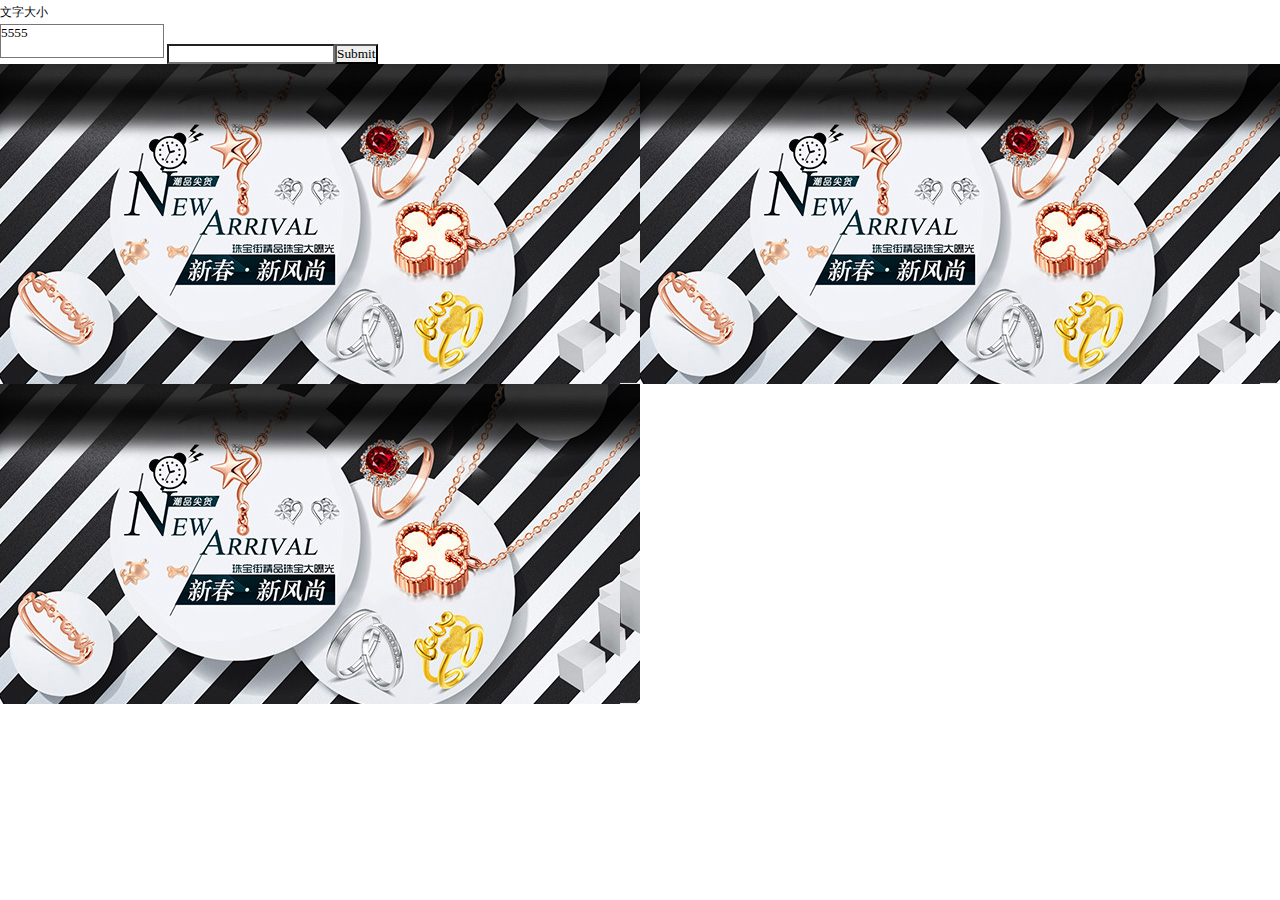
<file: 单位.html>
<!doctype html>
<html>
<head>
<meta charset="utf-8">
<title>无标题文档</title>
<style type="text/css">
*{
	margin:0;
	padding:0;
	font-family:"微软雅黑";
	}
html{ font-size:50px; /*表示1rem=10px*/    /*font-size:100px;*/}
body{ font-size:12px;}
p{ line-height:2;}
input,textarea{ resize:none;/*调整尺寸*/  outline:none;/*清除表单默认的蓝色边框效果*/ -webkit-appearance:none;}
img{ /*display:block;*/ float:left;}
</style>
</head>

<body>
<p>文字大小</p>

<textarea>5555</textarea>
<input type="text"><input type="submit"><br>

<img src="images/banner2.jpg">
<img src="images/banner2.jpg">
<img src="images/banner2.jpg">
</body>
</html>
</file>
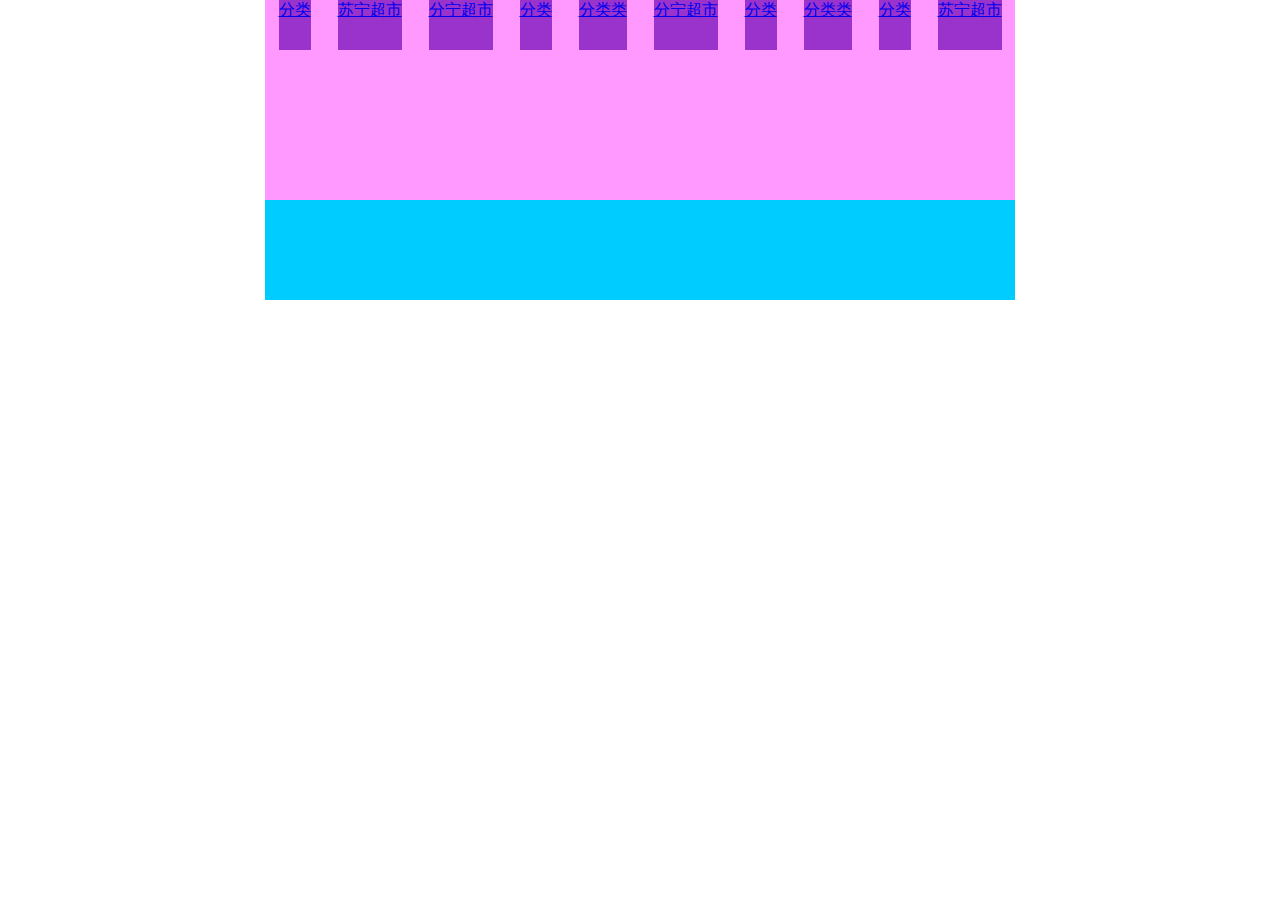
<file: 弹性布局.html>
<!doctype html>
<html>
<head>
<meta name="viewport" content="width=device-width, initial-scale=1.0, maximum-scale=1.0, minimum-scale=1.0, user-scalable=no"  >
<meta charset="utf-8">
<title>无标题文档</title>
<style type="text/css">
*{ margin:0; padding:0;}
ul{ list-style:none;}
.box{ max-width:750px; min-width:320px; height:300px; background:rgba(0,204,255,1); margin:0 auto;}
.box ul{ width:100%; height:200px; background:rgba(255,153,255,1); display:flex;/*设置为一个弹性盒子：设置在父级*/ flex-wrap:nowrap; justify-content:space-around;}
.box ul li{ height:50px; background:rgba(153,51,204,1); }
</style>
</head>

<body>
<div class="box">
	<ul>
    	<li><a href="#">分类</a></li>
        <li><a href="#">苏宁超市</a></li>
        <li><a href="#">分宁超市</a></li>
        <li><a href="#">分类</a></li>
        <li><a href="#">分类类</a></li>
        <li><a href="#">分宁超市</a></li>
        <li><a href="#">分类</a></li>
         <li><a href="#">分类类</a></li>
    <li><a href="#">分类</a></li>
        <li><a href="#">苏宁超市</a></li>
     <!--      <li><a href="#">分宁超市</a></li>
        <li><a href="#">分类</a></li>
        <li><a href="#">分类类</a></li>
        <li><a href="#">分宁超市</a></li>
        <li><a href="#">分类</a></li>
        <li><a href="#">分类类</a></li>
        <li><a href="#">分类</a></li>
        <li><a href="#">苏宁超市</a></li>
        <li><a href="#">分宁超市</a></li>
        <li><a href="#">分类</a></li>
        <li><a href="#">分类类</a></li>
    -->
    </ul>

</div>
</body>
</html>
</file>
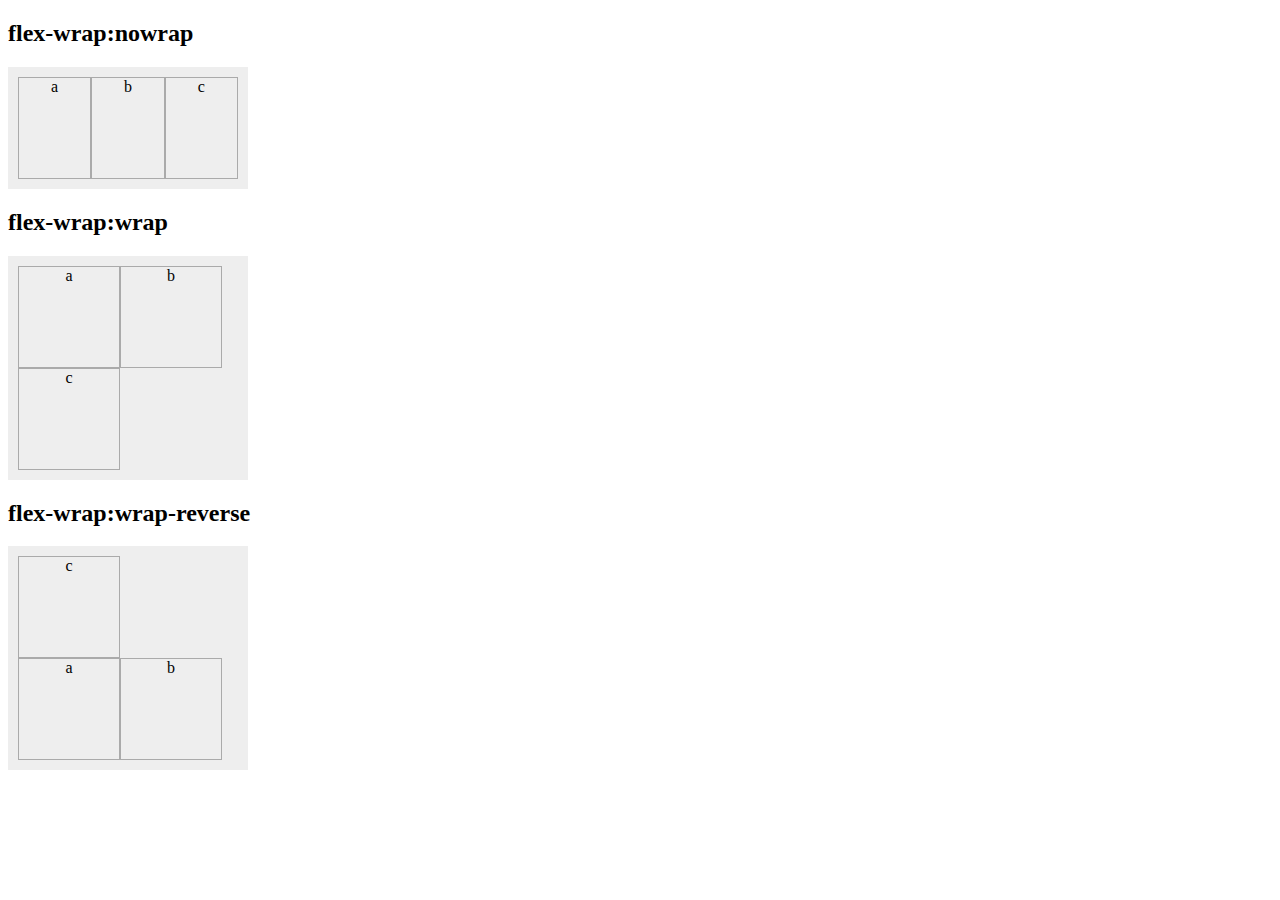
<file: 弹性布局2.html>
<!doctype html>
<html>
<head>
<meta charset="utf-8">
<title>无标题文档</title>
<style>
h1{font:bold 20px/1.5 georgia,simsun,sans-serif;}
.box{
	display:-webkit-flex;
	display:flex;
	width:220px;margin:0;padding:10px;list-style:none;background-color:#eee;}
	
.box li{width:100px;height:100px;border:1px solid #aaa;text-align:center;}

#box{
	-webkit-flex-wrap:nowrap;
	flex-wrap:nowrap;
}
#box2{
	-webkit-flex-wrap:wrap;
	flex-wrap:wrap;
}
#box3{
	-webkit-flex-wrap:wrap-reverse;
	flex-wrap:wrap-reverse;
}
</style>
</head>

<body>
<h2>flex-wrap:nowrap</h2>
<ul id="box" class="box">
	<li>a</li>
	<li>b</li>
	<li>c</li>
</ul>
<h2>flex-wrap:wrap</h2>
<ul id="box2" class="box">
	<li>a</li>
	<li>b</li>
	<li>c</li>
</ul>
<h2>flex-wrap:wrap-reverse</h2>
<ul id="box3" class="box">
	<li>a</li>
	<li>b</li>
	<li>c</li>
</ul>
</body>
</html>
</file>
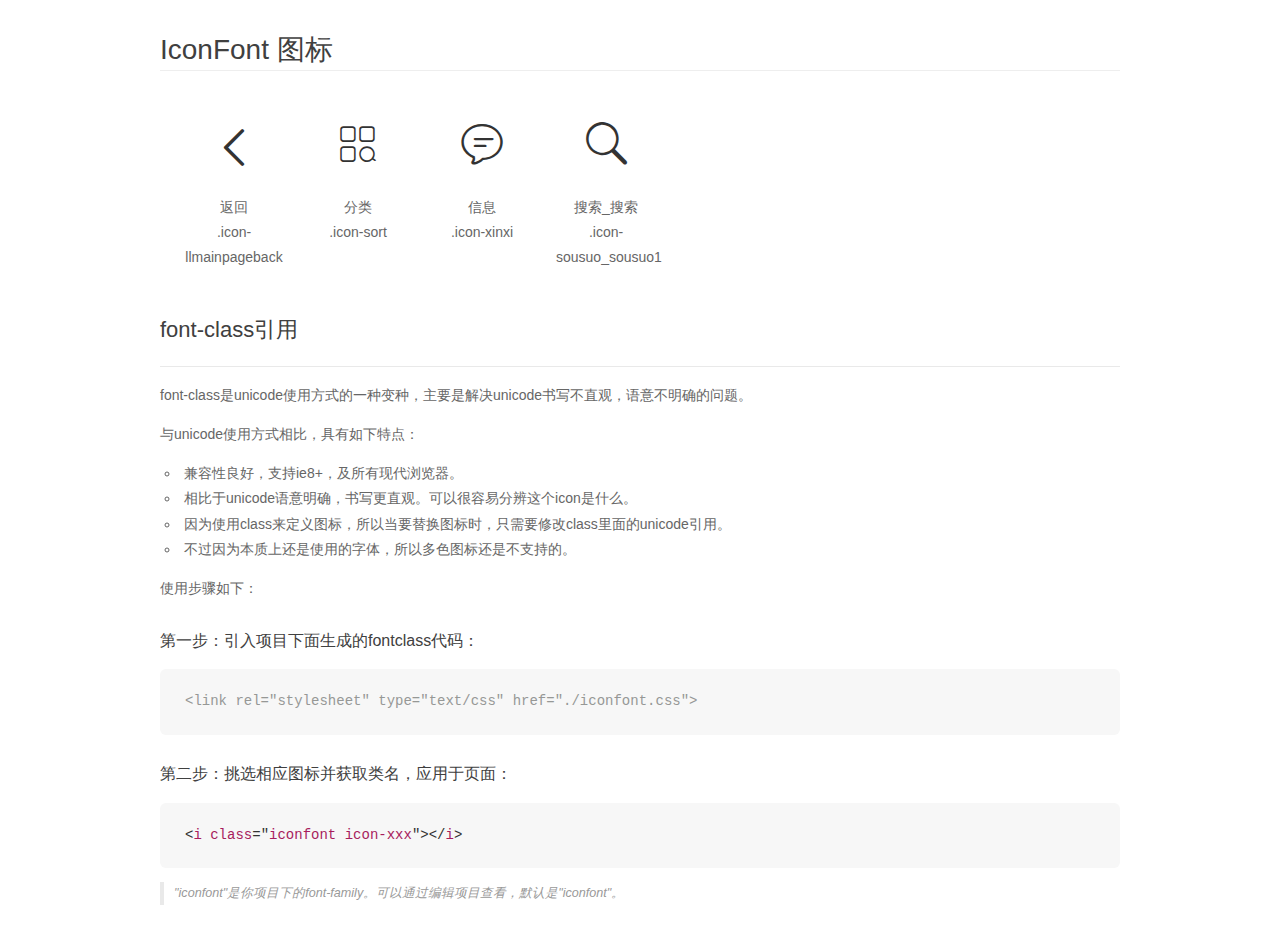
<file: font_ic9it2z9edx11yvi/demo_fontclass.html>
<!DOCTYPE html>
<html>
<head>
    <meta charset="utf-8"/>
    <title>IconFont</title>
    <link rel="stylesheet" href="demo.css">
    <link rel="stylesheet" href="iconfont.css">
</head>
<body>
    <div class="main markdown">
        <h1>IconFont 图标</h1>
        <ul class="icon_lists clear">
            
                <li>
                <i class="icon iconfont icon-llmainpageback"></i>
                    <div class="name">返回</div>
                    <div class="fontclass">.icon-llmainpageback</div>
                </li>
            
                <li>
                <i class="icon iconfont icon-sort"></i>
                    <div class="name">分类</div>
                    <div class="fontclass">.icon-sort</div>
                </li>
            
                <li>
                <i class="icon iconfont icon-xinxi"></i>
                    <div class="name">信息</div>
                    <div class="fontclass">.icon-xinxi</div>
                </li>
            
                <li>
                <i class="icon iconfont icon-sousuo_sousuo1"></i>
                    <div class="name">搜索_搜索</div>
                    <div class="fontclass">.icon-sousuo_sousuo1</div>
                </li>
            
        </ul>

        <h2 id="font-class-">font-class引用</h2>
        <hr>

        <p>font-class是unicode使用方式的一种变种，主要是解决unicode书写不直观，语意不明确的问题。</p>
        <p>与unicode使用方式相比，具有如下特点：</p>
        <ul>
        <li>兼容性良好，支持ie8+，及所有现代浏览器。</li>
        <li>相比于unicode语意明确，书写更直观。可以很容易分辨这个icon是什么。</li>
        <li>因为使用class来定义图标，所以当要替换图标时，只需要修改class里面的unicode引用。</li>
        <li>不过因为本质上还是使用的字体，所以多色图标还是不支持的。</li>
        </ul>
        <p>使用步骤如下：</p>
        <h3 id="-fontclass-">第一步：引入项目下面生成的fontclass代码：</h3>


        <pre><code class="lang-js hljs javascript"><span class="hljs-comment">&lt;link rel="stylesheet" type="text/css" href="./iconfont.css"&gt;</span></code></pre>
        <h3 id="-">第二步：挑选相应图标并获取类名，应用于页面：</h3>
        <pre><code class="lang-css hljs">&lt;<span class="hljs-selector-tag">i</span> <span class="hljs-selector-tag">class</span>="<span class="hljs-selector-tag">iconfont</span> <span class="hljs-selector-tag">icon-xxx</span>"&gt;&lt;/<span class="hljs-selector-tag">i</span>&gt;</code></pre>
        <blockquote>
        <p>"iconfont"是你项目下的font-family。可以通过编辑项目查看，默认是"iconfont"。</p>
        </blockquote>
    </div>
</body>
</html>
</file>
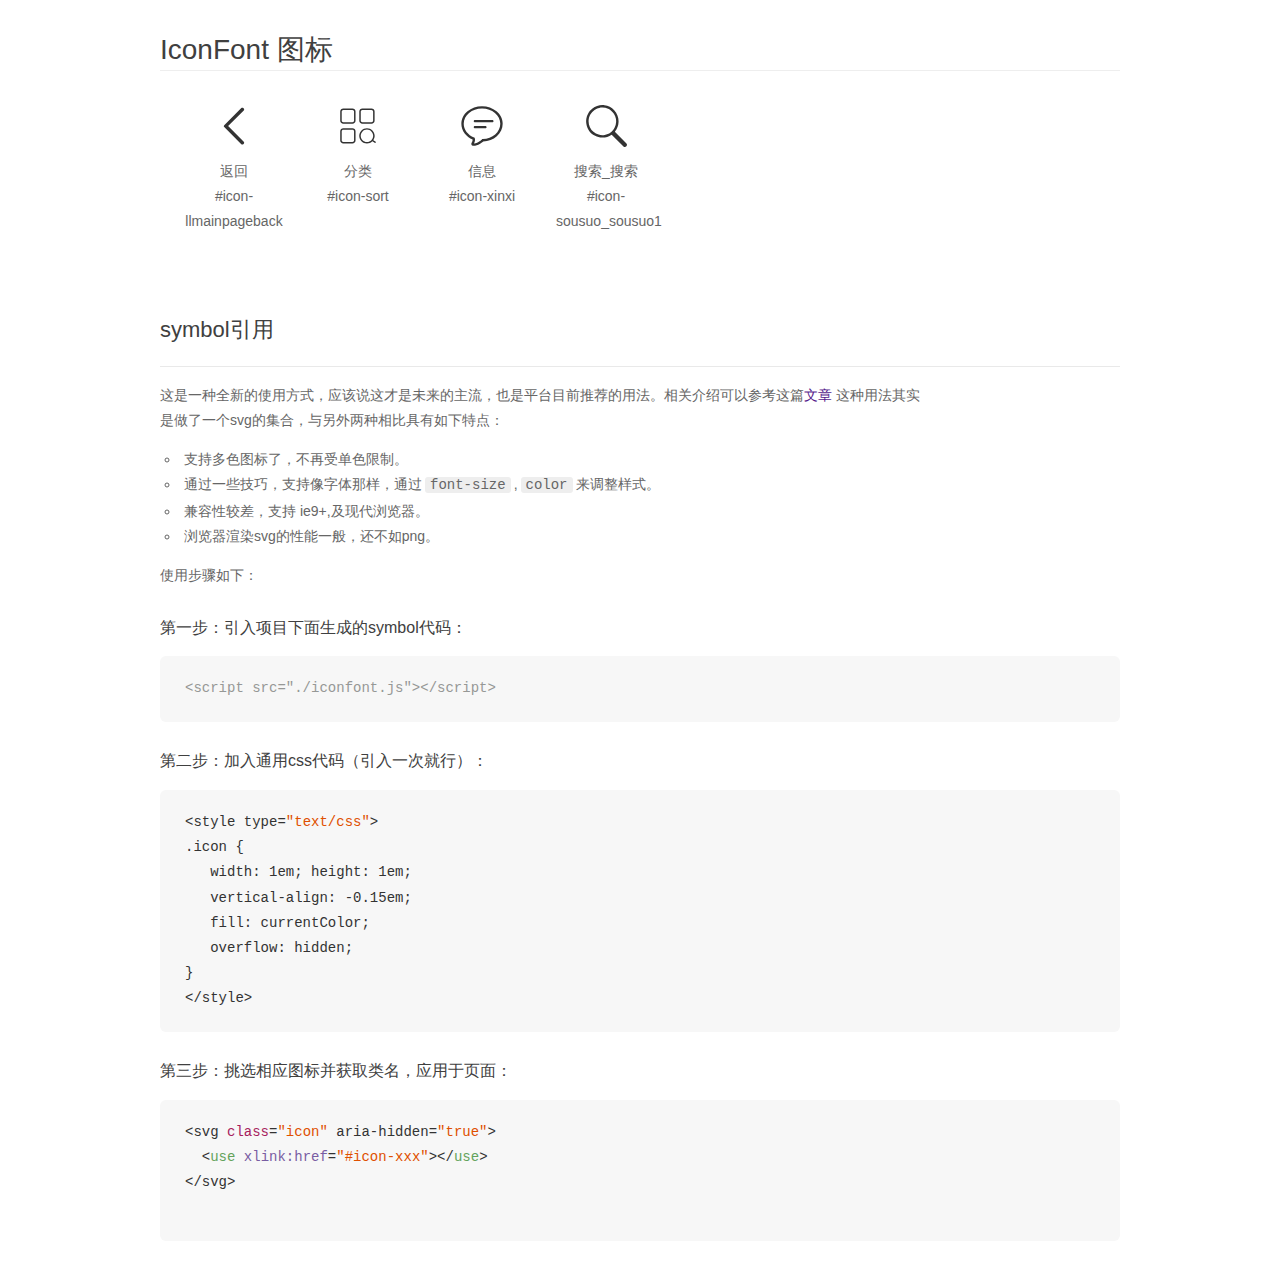
<file: font_ic9it2z9edx11yvi/demo_symbol.html>
<!DOCTYPE html>
<html>
<head>
    <meta charset="utf-8"/>
    <title>IconFont</title>
    <link rel="stylesheet" href="demo.css">
    <script src="iconfont.js"></script>

    <style type="text/css">
        .icon {
          /* 通过设置 font-size 来改变图标大小 */
          width: 1em; height: 1em;
          /* 图标和文字相邻时，垂直对齐 */
          vertical-align: -0.15em;
          /* 通过设置 color 来改变 SVG 的颜色/fill */
          fill: currentColor;
          /* path 和 stroke 溢出 viewBox 部分在 IE 下会显示
             normalize.css 中也包含这行 */
          overflow: hidden;
        }

    </style>
</head>
<body>
    <div class="main markdown">
        <h1>IconFont 图标</h1>
        <ul class="icon_lists clear">
            
                <li>
                    <svg class="icon" aria-hidden="true">
                        <use xlink:href="#icon-llmainpageback"></use>
                    </svg>
                    <div class="name">返回</div>
                    <div class="fontclass">#icon-llmainpageback</div>
                </li>
            
                <li>
                    <svg class="icon" aria-hidden="true">
                        <use xlink:href="#icon-sort"></use>
                    </svg>
                    <div class="name">分类</div>
                    <div class="fontclass">#icon-sort</div>
                </li>
            
                <li>
                    <svg class="icon" aria-hidden="true">
                        <use xlink:href="#icon-xinxi"></use>
                    </svg>
                    <div class="name">信息</div>
                    <div class="fontclass">#icon-xinxi</div>
                </li>
            
                <li>
                    <svg class="icon" aria-hidden="true">
                        <use xlink:href="#icon-sousuo_sousuo1"></use>
                    </svg>
                    <div class="name">搜索_搜索</div>
                    <div class="fontclass">#icon-sousuo_sousuo1</div>
                </li>
            
        </ul>


        <h2 id="symbol-">symbol引用</h2>
        <hr>

        <p>这是一种全新的使用方式，应该说这才是未来的主流，也是平台目前推荐的用法。相关介绍可以参考这篇<a href="">文章</a>
        这种用法其实是做了一个svg的集合，与另外两种相比具有如下特点：</p>
        <ul>
          <li>支持多色图标了，不再受单色限制。</li>
          <li>通过一些技巧，支持像字体那样，通过<code>font-size</code>,<code>color</code>来调整样式。</li>
          <li>兼容性较差，支持 ie9+,及现代浏览器。</li>
          <li>浏览器渲染svg的性能一般，还不如png。</li>
        </ul>
        <p>使用步骤如下：</p>
        <h3 id="-symbol-">第一步：引入项目下面生成的symbol代码：</h3>
        <pre><code class="lang-js hljs javascript"><span class="hljs-comment">&lt;script src="./iconfont.js"&gt;&lt;/script&gt;</span></code></pre>
        <h3 id="-css-">第二步：加入通用css代码（引入一次就行）：</h3>
        <pre><code class="lang-js hljs javascript">&lt;style type=<span class="hljs-string">"text/css"</span>&gt;
.icon {
   width: <span class="hljs-number">1</span>em; height: <span class="hljs-number">1</span>em;
   vertical-align: <span class="hljs-number">-0.15</span>em;
   fill: currentColor;
   overflow: hidden;
}
&lt;<span class="hljs-regexp">/style&gt;</span></code></pre>
        <h3 id="-">第三步：挑选相应图标并获取类名，应用于页面：</h3>
        <pre><code class="lang-js hljs javascript">&lt;svg <span class="hljs-class"><span class="hljs-keyword">class</span></span>=<span class="hljs-string">"icon"</span> aria-hidden=<span class="hljs-string">"true"</span>&gt;<span class="xml"><span class="hljs-tag">
  &lt;<span class="hljs-name">use</span> <span class="hljs-attr">xlink:href</span>=<span class="hljs-string">"#icon-xxx"</span>&gt;</span><span class="hljs-tag">&lt;/<span class="hljs-name">use</span>&gt;</span>
</span>&lt;<span class="hljs-regexp">/svg&gt;
        </span></code></pre>
    </div>
</body>
</html>
</file>
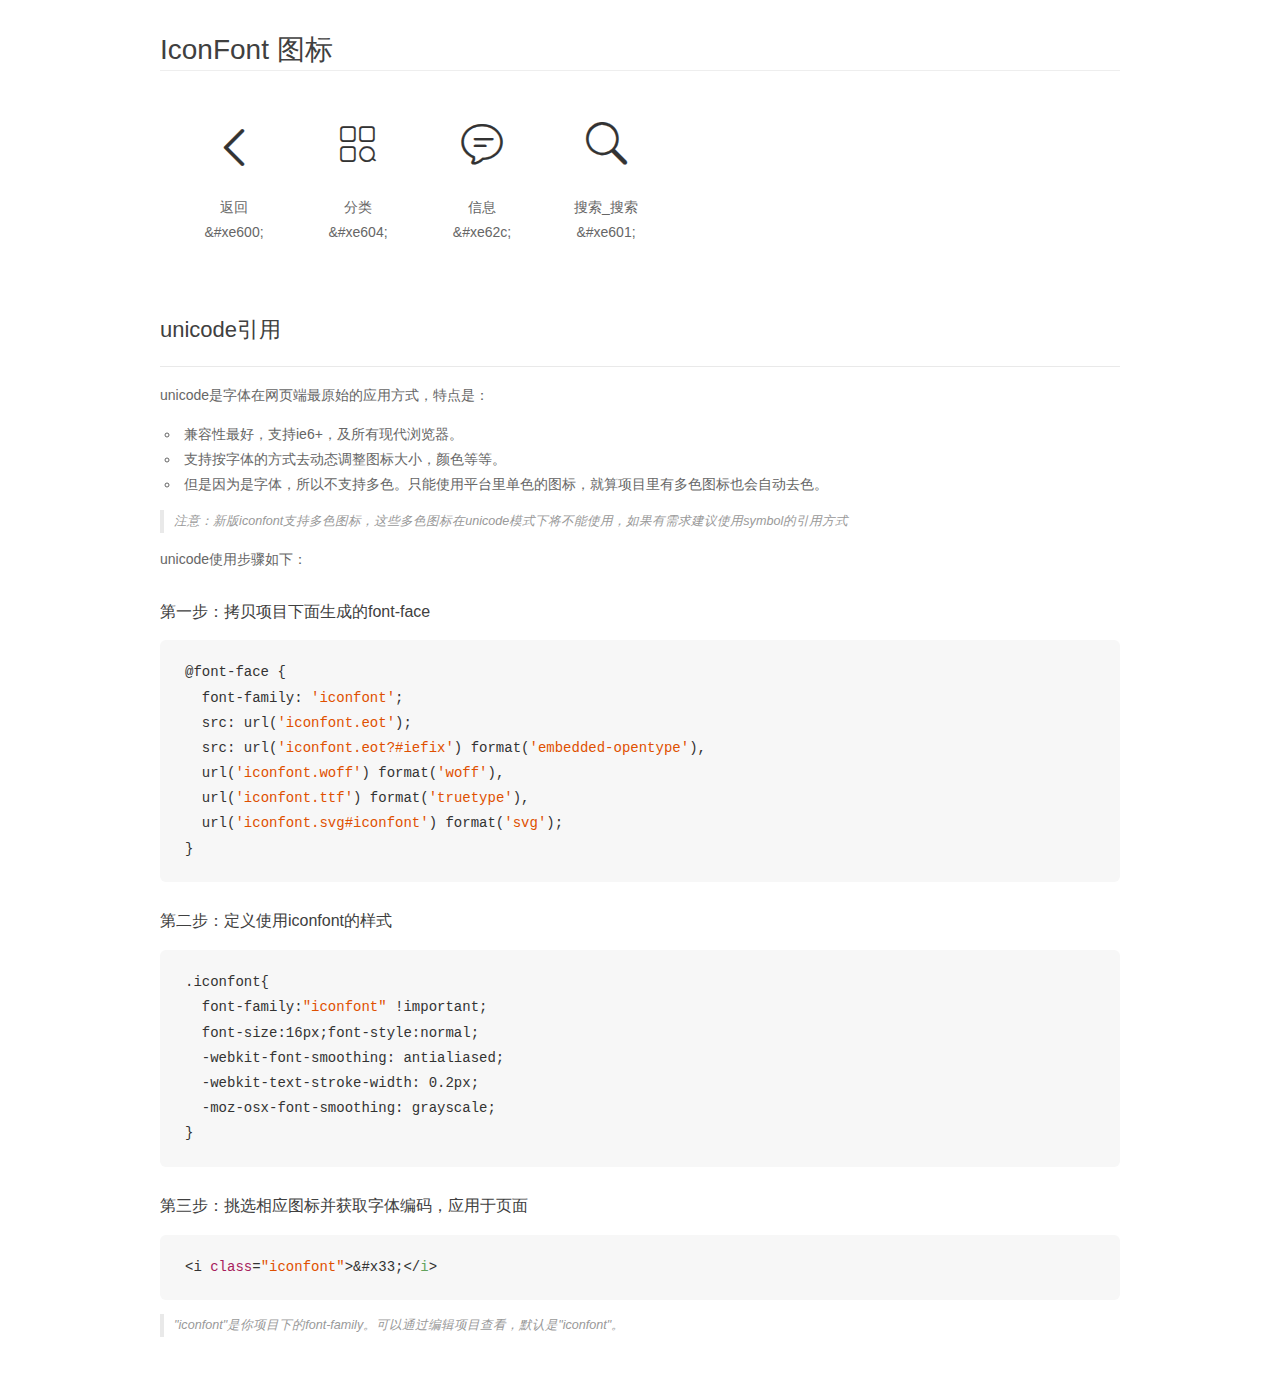
<file: font_ic9it2z9edx11yvi/demo_unicode.html>
<!DOCTYPE html>
<html>
<head>
    <meta charset="utf-8"/>
    <title>IconFont</title>
    <link rel="stylesheet" href="demo.css">

    <style type="text/css">

        @font-face {font-family: "iconfont";
          src: url('iconfont.eot'); /* IE9*/
          src: url('iconfont.eot#iefix') format('embedded-opentype'), /* IE6-IE8 */
          url('iconfont.woff') format('woff'), /* chrome, firefox */
          url('iconfont.ttf') format('truetype'), /* chrome, firefox, opera, Safari, Android, iOS 4.2+*/
          url('iconfont.svg#iconfont') format('svg'); /* iOS 4.1- */
        }

        .iconfont {
          font-family:"iconfont" !important;
          font-size:16px;
          font-style:normal;
          -webkit-font-smoothing: antialiased;
          -webkit-text-stroke-width: 0.2px;
          -moz-osx-font-smoothing: grayscale;
        }

    </style>
</head>
<body>
    <div class="main markdown">
        <h1>IconFont 图标</h1>
        <ul class="icon_lists clear">
            
                <li>
                <i class="icon iconfont">&#xe600;</i>
                    <div class="name">返回</div>
                    <div class="code">&amp;#xe600;</div>
                </li>
            
                <li>
                <i class="icon iconfont">&#xe604;</i>
                    <div class="name">分类</div>
                    <div class="code">&amp;#xe604;</div>
                </li>
            
                <li>
                <i class="icon iconfont">&#xe62c;</i>
                    <div class="name">信息</div>
                    <div class="code">&amp;#xe62c;</div>
                </li>
            
                <li>
                <i class="icon iconfont">&#xe601;</i>
                    <div class="name">搜索_搜索</div>
                    <div class="code">&amp;#xe601;</div>
                </li>
            
        </ul>
        <h2 id="unicode-">unicode引用</h2>
        <hr>

        <p>unicode是字体在网页端最原始的应用方式，特点是：</p>
        <ul>
        <li>兼容性最好，支持ie6+，及所有现代浏览器。</li>
        <li>支持按字体的方式去动态调整图标大小，颜色等等。</li>
        <li>但是因为是字体，所以不支持多色。只能使用平台里单色的图标，就算项目里有多色图标也会自动去色。</li>
        </ul>
        <blockquote>
        <p>注意：新版iconfont支持多色图标，这些多色图标在unicode模式下将不能使用，如果有需求建议使用symbol的引用方式</p>
        </blockquote>
        <p>unicode使用步骤如下：</p>
        <h3 id="-font-face">第一步：拷贝项目下面生成的font-face</h3>
        <pre><code class="lang-js hljs javascript">@font-face {
  font-family: <span class="hljs-string">'iconfont'</span>;
  src: url(<span class="hljs-string">'iconfont.eot'</span>);
  src: url(<span class="hljs-string">'iconfont.eot?#iefix'</span>) format(<span class="hljs-string">'embedded-opentype'</span>),
  url(<span class="hljs-string">'iconfont.woff'</span>) format(<span class="hljs-string">'woff'</span>),
  url(<span class="hljs-string">'iconfont.ttf'</span>) format(<span class="hljs-string">'truetype'</span>),
  url(<span class="hljs-string">'iconfont.svg#iconfont'</span>) format(<span class="hljs-string">'svg'</span>);
}
</code></pre>
        <h3 id="-iconfont-">第二步：定义使用iconfont的样式</h3>
        <pre><code class="lang-js hljs javascript">.iconfont{
  font-family:<span class="hljs-string">"iconfont"</span> !important;
  font-size:<span class="hljs-number">16</span>px;font-style:normal;
  -webkit-font-smoothing: antialiased;
  -webkit-text-stroke-width: <span class="hljs-number">0.2</span>px;
  -moz-osx-font-smoothing: grayscale;
}
</code></pre>
        <h3 id="-">第三步：挑选相应图标并获取字体编码，应用于页面</h3>
        <pre><code class="lang-js hljs javascript">&lt;i <span class="hljs-class"><span class="hljs-keyword">class</span></span>=<span class="hljs-string">"iconfont"</span>&gt;&amp;#x33;<span class="xml"><span class="hljs-tag">&lt;/<span class="hljs-name">i</span>&gt;</span></span></code></pre>

        <blockquote>
        <p>"iconfont"是你项目下的font-family。可以通过编辑项目查看，默认是"iconfont"。</p>
        </blockquote>
    </div>


</body>
</html>
</file>
<file: font_ic9it2z9edx11yvi/iconfont.css>
@font-face {font-family: "iconfont";
  src: url('iconfont.eot?t=1490237358824'); /* IE9*/
  src: url('iconfont.eot?t=1490237358824#iefix') format('embedded-opentype'), /* IE6-IE8 */
  url('iconfont.woff?t=1490237358824') format('woff'), /* chrome, firefox */
  url('iconfont.ttf?t=1490237358824') format('truetype'), /* chrome, firefox, opera, Safari, Android, iOS 4.2+*/
  url('iconfont.svg?t=1490237358824#iconfont') format('svg'); /* iOS 4.1- */
}

.iconfont {
  font-family:"iconfont" !important;
  font-size:16px;
  font-style:normal;
  -webkit-font-smoothing: antialiased;
  -moz-osx-font-smoothing: grayscale;
}

.icon-llmainpageback:before { content: "\e600"; }

.icon-sort:before { content: "\e604"; }

.icon-xinxi:before { content: "\e62c"; }

.icon-sousuo_sousuo1:before { content: "\e601"; }
</file>
<file: font_ic9it2z9edx11yvi/demo.css>
*{margin: 0;padding: 0;list-style: none;}
/*
KISSY CSS Reset
理念：1. reset 的目的不是清除浏览器的默认样式，这仅是部分工作。清除和重置是紧密不可分的。
2. reset 的目的不是让默认样式在所有浏览器下一致，而是减少默认样式有可能带来的问题。
3. reset 期望提供一套普适通用的基础样式。但没有银弹，推荐根据具体需求，裁剪和修改后再使用。
特色：1. 适应中文；2. 基于最新主流浏览器。
维护：玉伯<lifesinger@gmail.com>, 正淳<ragecarrier@gmail.com>
 */

/** 清除内外边距 **/
body, h1, h2, h3, h4, h5, h6, hr, p, blockquote, /* structural elements 结构元素 */
dl, dt, dd, ul, ol, li, /* list elements 列表元素 */
pre, /* text formatting elements 文本格式元素 */
form, fieldset, legend, button, input, textarea, /* form elements 表单元素 */
th, td /* table elements 表格元素 */ {
  margin: 0;
  padding: 0;
}

/** 设置默认字体 **/
body,
button, input, select, textarea /* for ie */ {
  font: 12px/1.5 tahoma, arial, \5b8b\4f53, sans-serif;
}
h1, h2, h3, h4, h5, h6 { font-size: 100%; }
address, cite, dfn, em, var { font-style: normal; } /* 将斜体扶正 */
code, kbd, pre, samp { font-family: courier new, courier, monospace; } /* 统一等宽字体 */
small { font-size: 12px; } /* 小于 12px 的中文很难阅读，让 small 正常化 */

/** 重置列表元素 **/
ul, ol { list-style: none; }

/** 重置文本格式元素 **/
a { text-decoration: none; }
a:hover { text-decoration: underline; }


/** 重置表单元素 **/
legend { color: #000; } /* for ie6 */
fieldset, img { border: 0; } /* img 搭车：让链接里的 img 无边框 */
button, input, select, textarea { font-size: 100%; } /* 使得表单元素在 ie 下能继承字体大小 */
/* 注：optgroup 无法扶正 */

/** 重置表格元素 **/
table { border-collapse: collapse; border-spacing: 0; }

/* 清除浮动 */
.ks-clear:after, .clear:after {
  content: '\20';
  display: block;
  height: 0;
  clear: both;
}
.ks-clear, .clear {
  *zoom: 1;
}

.main {
  padding: 30px 100px;
width: 960px;
margin: 0 auto;
}
.main h1{font-size:36px; color:#333; text-align:left;margin-bottom:30px; border-bottom: 1px solid #eee;}

.helps{margin-top:40px;}
.helps pre{
  padding:20px;
  margin:10px 0;
  border:solid 1px #e7e1cd;
  background-color: #fffdef;
  overflow: auto;
}

.icon_lists{
  width: 100% !important;

}

.icon_lists li{
  float:left;
  width: 100px;
  height:180px;
  text-align: center;
  list-style: none !important;
}
.icon_lists .icon{
  font-size: 42px;
  line-height: 100px;
  margin: 10px 0;
  color:#333;
  -webkit-transition: font-size 0.25s ease-out 0s;
  -moz-transition: font-size 0.25s ease-out 0s;
  transition: font-size 0.25s ease-out 0s;

}
.icon_lists .icon:hover{
  font-size: 100px;
}



.markdown {
  color: #666;
  font-size: 14px;
  line-height: 1.8;
}

.highlight {
  line-height: 1.5;
}

.markdown img {
  vertical-align: middle;
  max-width: 100%;
}

.markdown h1 {
  color: #404040;
  font-weight: 500;
  line-height: 40px;
  margin-bottom: 24px;
}

.markdown h2,
.markdown h3,
.markdown h4,
.markdown h5,
.markdown h6 {
  color: #404040;
  margin: 1.6em 0 0.6em 0;
  font-weight: 500;
  clear: both;
}

.markdown h1 {
  font-size: 28px;
}

.markdown h2 {
  font-size: 22px;
}

.markdown h3 {
  font-size: 16px;
}

.markdown h4 {
  font-size: 14px;
}

.markdown h5 {
  font-size: 12px;
}

.markdown h6 {
  font-size: 12px;
}

.markdown hr {
  height: 1px;
  border: 0;
  background: #e9e9e9;
  margin: 16px 0;
  clear: both;
}

.markdown p,
.markdown pre {
  margin: 1em 0;
}

.markdown > p,
.markdown > blockquote,
.markdown > .highlight,
.markdown > ol,
.markdown > ul {
  width: 80%;
}

.markdown ul > li {
  list-style: circle;
}

.markdown > ul li,
.markdown blockquote ul > li {
  margin-left: 20px;
  padding-left: 4px;
}

.markdown > ul li p,
.markdown > ol li p {
  margin: 0.6em 0;
}

.markdown ol > li {
  list-style: decimal;
}

.markdown > ol li,
.markdown blockquote ol > li {
  margin-left: 20px;
  padding-left: 4px;
}

.markdown code {
  margin: 0 3px;
  padding: 0 5px;
  background: #eee;
  border-radius: 3px;
}

.markdown pre {
  border-radius: 6px;
  background: #f7f7f7;
  padding: 20px;
}

.markdown pre code {
  border: none;
  background: #f7f7f7;
  margin: 0;
}

.markdown strong,
.markdown b {
  font-weight: 600;
}

.markdown > table {
  border-collapse: collapse;
  border-spacing: 0px;
  empty-cells: show;
  border: 1px solid #e9e9e9;
  width: 95%;
  margin-bottom: 24px;
}

.markdown > table th {
  white-space: nowrap;
  color: #333;
  font-weight: 600;

}

.markdown > table th,
.markdown > table td {
  border: 1px solid #e9e9e9;
  padding: 8px 16px;
  text-align: left;
}

.markdown > table th {
  background: #F7F7F7;
}

.markdown blockquote {
  font-size: 90%;
  color: #999;
  border-left: 4px solid #e9e9e9;
  padding-left: 0.8em;
  margin: 1em 0;
  font-style: italic;
}

.markdown blockquote p {
  margin: 0;
}

.markdown .anchor {
  opacity: 0;
  transition: opacity 0.3s ease;
  margin-left: 8px;
}

.markdown .waiting {
  color: #ccc;
}

.markdown h1:hover .anchor,
.markdown h2:hover .anchor,
.markdown h3:hover .anchor,
.markdown h4:hover .anchor,
.markdown h5:hover .anchor,
.markdown h6:hover .anchor {
  opacity: 1;
  display: inline-block;
}

.markdown > br,
.markdown > p > br {
  clear: both;
}


.hljs {
  display: block;
  background: white;
  padding: 0.5em;
  color: #333333;
  overflow-x: auto;
}

.hljs-comment,
.hljs-meta {
  color: #969896;
}

.hljs-string,
.hljs-variable,
.hljs-template-variable,
.hljs-strong,
.hljs-emphasis,
.hljs-quote {
  color: #df5000;
}

.hljs-keyword,
.hljs-selector-tag,
.hljs-type {
  color: #a71d5d;
}

.hljs-literal,
.hljs-symbol,
.hljs-bullet,
.hljs-attribute {
  color: #0086b3;
}

.hljs-section,
.hljs-name {
  color: #63a35c;
}

.hljs-tag {
  color: #333333;
}

.hljs-title,
.hljs-attr,
.hljs-selector-id,
.hljs-selector-class,
.hljs-selector-attr,
.hljs-selector-pseudo {
  color: #795da3;
}

.hljs-addition {
  color: #55a532;
  background-color: #eaffea;
}

.hljs-deletion {
  color: #bd2c00;
  background-color: #ffecec;
}

.hljs-link {
  text-decoration: underline;
}

pre{
  background: #fff;
}
</file>
